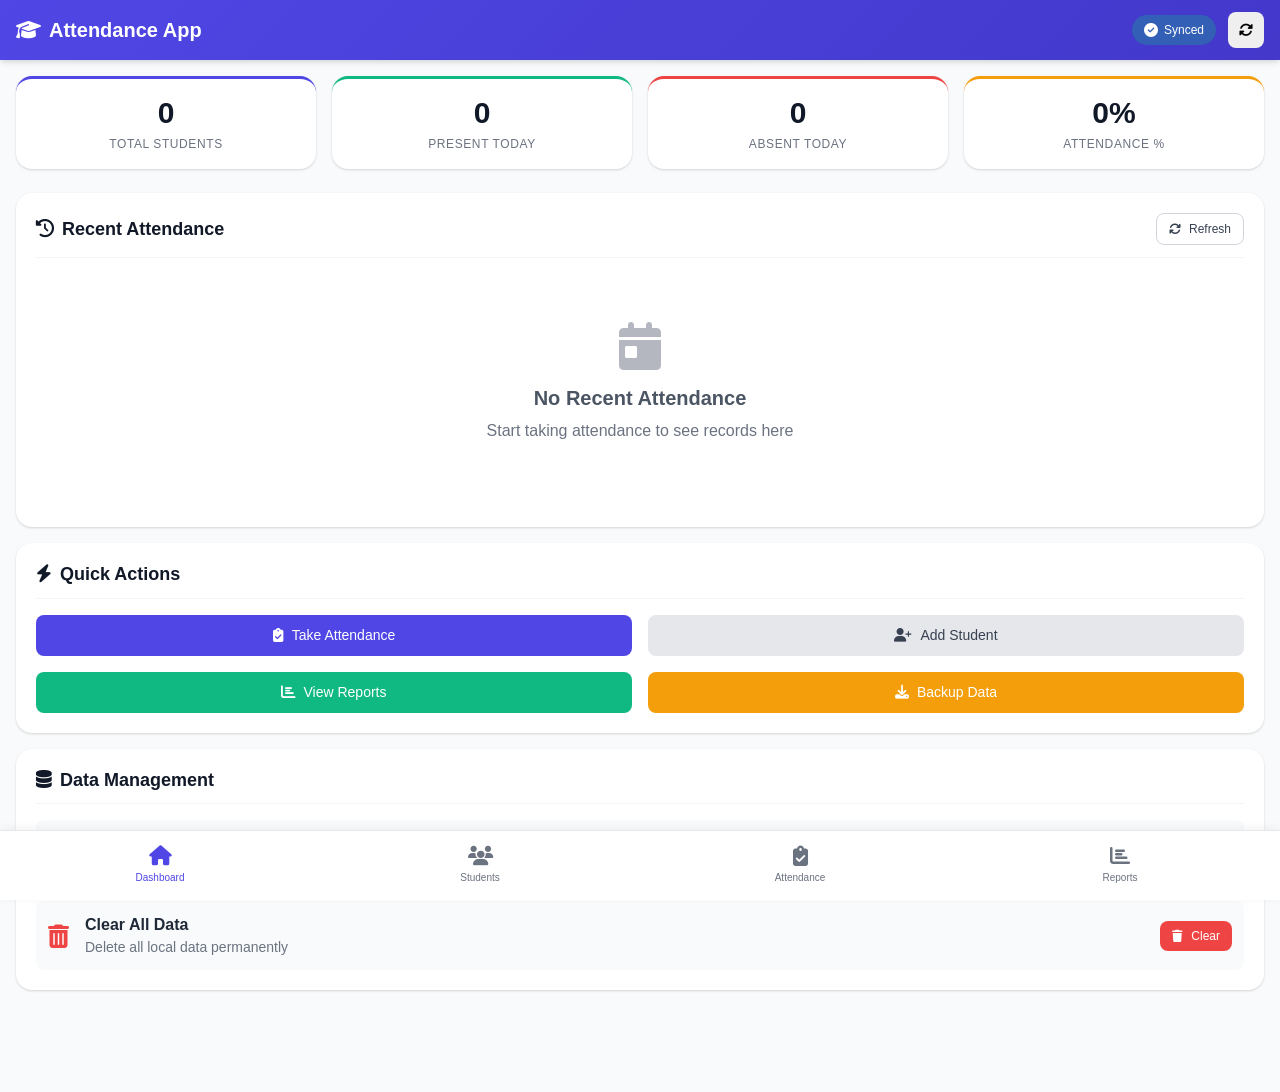
<file: index.html>
<!DOCTYPE html>
<html lang="en">
<head>
  <meta charset="UTF-8">
  <meta name="viewport" content="width=device-width, initial-scale=1.0, maximum-scale=1.0, user-scalable=no">
  <meta name="theme-color" content="#4f46e5">
  <meta name="apple-mobile-web-app-capable" content="yes">
  <meta name="apple-mobile-web-app-status-bar-style" content="black-translucent">
  <meta name="description" content="Student Attendance Management System - Track attendance offline and sync with Google Sheets">
  
  <title>Dashboard - Attendance App</title>
  
  <!-- PWA Manifest -->
  <link rel="manifest" href="manifest.json">
  
  <!-- Icons -->
  <link rel="apple-touch-icon" href="icons/icon-192x192.png">
  <link rel="icon" type="image/png" href="icons/icon-72x72.png">
  
  <!-- Font Awesome -->
  <link rel="stylesheet" href="https://cdnjs.cloudflare.com/ajax/libs/font-awesome/6.4.0/css/all.min.css">
  
  <!-- Styles -->
  <link rel="stylesheet" href="css/style.css">
</head>
<body data-page="dashboard">
  <!-- Header -->
  <header class="app-header">
    <h1>
      <i class="fas fa-graduation-cap"></i>
      Attendance App
    </h1>
    <div class="header-actions">
      <span id="sync-status" class="sync-status offline">
        <i class="fas fa-wifi-slash"></i> Offline
      </span>
      <button class="btn btn-icon" id="sync-btn" title="Sync Now">
        <i class="fas fa-sync-alt"></i>
      </button>
    </div>
  </header>

  <!-- Main Content -->
  <main class="main-content">
    <!-- Statistics Cards -->
    <div class="stats-grid">
      <div class="stat-card primary">
        <div class="stat-value" id="total-students">0</div>
        <div class="stat-label">Total Students</div>
      </div>
      <div class="stat-card success">
        <div class="stat-value" id="present-today">0</div>
        <div class="stat-label">Present Today</div>
      </div>
      <div class="stat-card danger">
        <div class="stat-value" id="absent-today">0</div>
        <div class="stat-label">Absent Today</div>
      </div>
      <div class="stat-card warning">
        <div class="stat-value" id="attendance-percentage">0%</div>
        <div class="stat-label">Attendance %</div>
      </div>
    </div>

    <!-- Recent Attendance -->
    <div class="card">
      <div class="card-header">
        <h2 class="card-title">
          <i class="fas fa-history"></i>
          Recent Attendance
        </h2>
        <button class="btn btn-sm btn-outline" id="refresh-btn">
          <i class="fas fa-refresh"></i> Refresh
        </button>
      </div>
      <div id="recent-attendance">
        <div class="empty-state">
          <i class="fas fa-spinner fa-spin"></i>
          <h3>Loading...</h3>
        </div>
      </div>
    </div>

    <!-- Quick Actions -->
    <div class="card">
      <div class="card-header">
        <h2 class="card-title">
          <i class="fas fa-bolt"></i>
          Quick Actions
        </h2>
      </div>
      <div style="display: grid; grid-template-columns: repeat(2, 1fr); gap: 1rem;">
        <a href="attendance.html" class="btn btn-primary">
          <i class="fas fa-clipboard-check"></i>
          Take Attendance
        </a>
        <a href="students.html" class="btn btn-secondary">
          <i class="fas fa-user-plus"></i>
          Add Student
        </a>
        <a href="reports.html" class="btn btn-success">
          <i class="fas fa-chart-bar"></i>
          View Reports
        </a>
        <button class="btn btn-warning" onclick="backupData()">
          <i class="fas fa-download"></i>
          Backup Data
        </button>
      </div>
    </div>

    <!-- Data Management -->
    <div class="card">
      <div class="card-header">
        <h2 class="card-title">
          <i class="fas fa-database"></i>
          Data Management
        </h2>
      </div>
      <div style="display: flex; flex-direction: column; gap: 0.75rem;">
        <div style="display: flex; align-items: center; gap: 1rem; padding: 0.75rem; background: var(--gray-50); border-radius: var(--radius);">
          <i class="fas fa-cloud-upload-alt" style="color: var(--primary-color); font-size: 1.5rem;"></i>
          <div style="flex: 1;">
            <div style="font-weight: 600;">Restore from Backup</div>
            <div style="font-size: 0.875rem; color: var(--gray-500);">Import previously saved data</div>
          </div>
          <label class="btn btn-outline btn-sm" style="cursor: pointer;">
            <input type="file" accept=".json" style="display: none;" onchange="restoreData(this.files[0])">
            <i class="fas fa-upload"></i> Restore
          </label>
        </div>
        
        <div style="display: flex; align-items: center; gap: 1rem; padding: 0.75rem; background: var(--gray-50); border-radius: var(--radius);">
          <i class="fas fa-trash-alt" style="color: var(--danger-color); font-size: 1.5rem;"></i>
          <div style="flex: 1;">
            <div style="font-weight: 600;">Clear All Data</div>
            <div style="font-size: 0.875rem; color: var(--gray-500);">Delete all local data permanently</div>
          </div>
          <button class="btn btn-danger btn-sm" onclick="clearAllData()">
            <i class="fas fa-trash"></i> Clear
          </button>
        </div>
      </div>
    </div>
  </main>

  <!-- Bottom Navigation -->
  <nav class="bottom-nav">
    <a href="index.html" class="nav-item active">
      <i class="fas fa-home"></i>
      <span>Dashboard</span>
    </a>
    <a href="students.html" class="nav-item">
      <i class="fas fa-users"></i>
      <span>Students</span>
    </a>
    <a href="attendance.html" class="nav-item">
      <i class="fas fa-clipboard-check"></i>
      <span>Attendance</span>
    </a>
    <a href="reports.html" class="nav-item">
      <i class="fas fa-chart-bar"></i>
      <span>Reports</span>
    </a>
  </nav>

  <!-- Scripts -->
  <script src="js/db.js"></script>
  <script src="js/api.js"></script>
  <script src="js/ui.js"></script>
  <script src="js/app.js"></script>
</body>
</html>
</file>
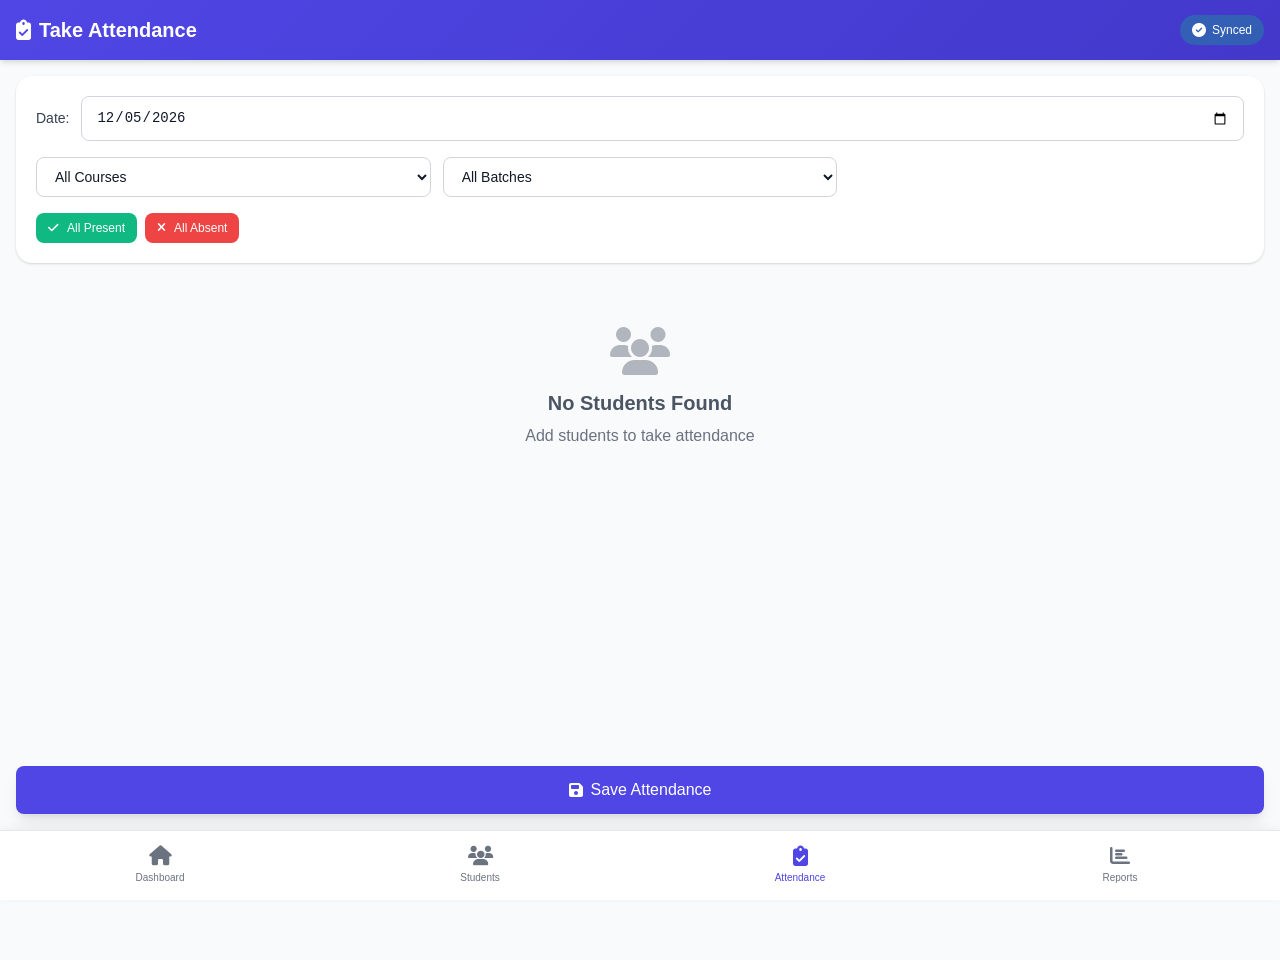
<file: attendance.html>
<!DOCTYPE html>
<html lang="en">
<head>
  <meta charset="UTF-8">
  <meta name="viewport" content="width=device-width, initial-scale=1.0, maximum-scale=1.0, user-scalable=no">
  <meta name="theme-color" content="#4f46e5">
  <meta name="apple-mobile-web-app-capable" content="yes">
  <meta name="apple-mobile-web-app-status-bar-style" content="black-translucent">
  <meta name="description" content="Take attendance - Student Attendance Management System">
  
  <title>Attendance - Attendance App</title>
  
  <!-- PWA Manifest -->
  <link rel="manifest" href="manifest.json">
  
  <!-- Icons -->
  <link rel="apple-touch-icon" href="icons/icon-192x192.png">
  <link rel="icon" type="image/png" href="icons/icon-72x72.png">
  
  <!-- Font Awesome -->
  <link rel="stylesheet" href="https://cdnjs.cloudflare.com/ajax/libs/font-awesome/6.4.0/css/all.min.css">
  
  <!-- Styles -->
  <link rel="stylesheet" href="css/style.css">
</head>
<body data-page="attendance">
  <!-- Header -->
  <header class="app-header">
    <h1>
      <i class="fas fa-clipboard-check"></i>
      Take Attendance
    </h1>
    <div class="header-actions">
      <span id="sync-status" class="sync-status offline">
        <i class="fas fa-wifi-slash"></i> Offline
      </span>
    </div>
  </header>

  <!-- Main Content -->
  <main class="main-content">
    <!-- Date & Filters -->
    <div class="card">
      <div class="date-picker-container">
        <label class="form-label" style="margin-bottom: 0;">Date:</label>
        <input type="date" class="form-input" id="attendance-date">
      </div>
      
      <div class="filter-row">
        <select class="form-select" id="attendance-course-filter">
          <option value="">All Courses</option>
        </select>
        <select class="form-select" id="attendance-batch-filter">
          <option value="">All Batches</option>
        </select>
      </div>
      
      <!-- Quick Actions -->
      <div style="display: flex; gap: 0.5rem; margin-top: 0.75rem;">
        <button class="btn btn-sm btn-success" id="mark-all-present">
          <i class="fas fa-check"></i> All Present
        </button>
        <button class="btn btn-sm btn-danger" id="mark-all-absent">
          <i class="fas fa-times"></i> All Absent
        </button>
      </div>
    </div>

    <!-- Attendance List -->
    <div id="attendance-list">
      <div class="empty-state">
        <i class="fas fa-spinner fa-spin"></i>
        <h3>Loading students...</h3>
      </div>
    </div>

    <!-- Save Button -->
    <div style="position: fixed; bottom: calc(var(--nav-height) + 1rem); left: 1rem; right: 1rem; z-index: 100;">
      <button class="btn btn-primary btn-lg w-100" id="save-attendance-btn" style="box-shadow: var(--shadow-lg);">
        <i class="fas fa-save"></i>
        Save Attendance
      </button>
    </div>
  </main>

  <!-- Bottom Navigation -->
  <nav class="bottom-nav">
    <a href="index.html" class="nav-item">
      <i class="fas fa-home"></i>
      <span>Dashboard</span>
    </a>
    <a href="students.html" class="nav-item">
      <i class="fas fa-users"></i>
      <span>Students</span>
    </a>
    <a href="attendance.html" class="nav-item active">
      <i class="fas fa-clipboard-check"></i>
      <span>Attendance</span>
    </a>
    <a href="reports.html" class="nav-item">
      <i class="fas fa-chart-bar"></i>
      <span>Reports</span>
    </a>
  </nav>

  <!-- Scripts -->
  <script src="js/db.js"></script>
  <script src="js/api.js"></script>
  <script src="js/ui.js"></script>
  <script src="js/app.js"></script>
</body>
</html>
</file>
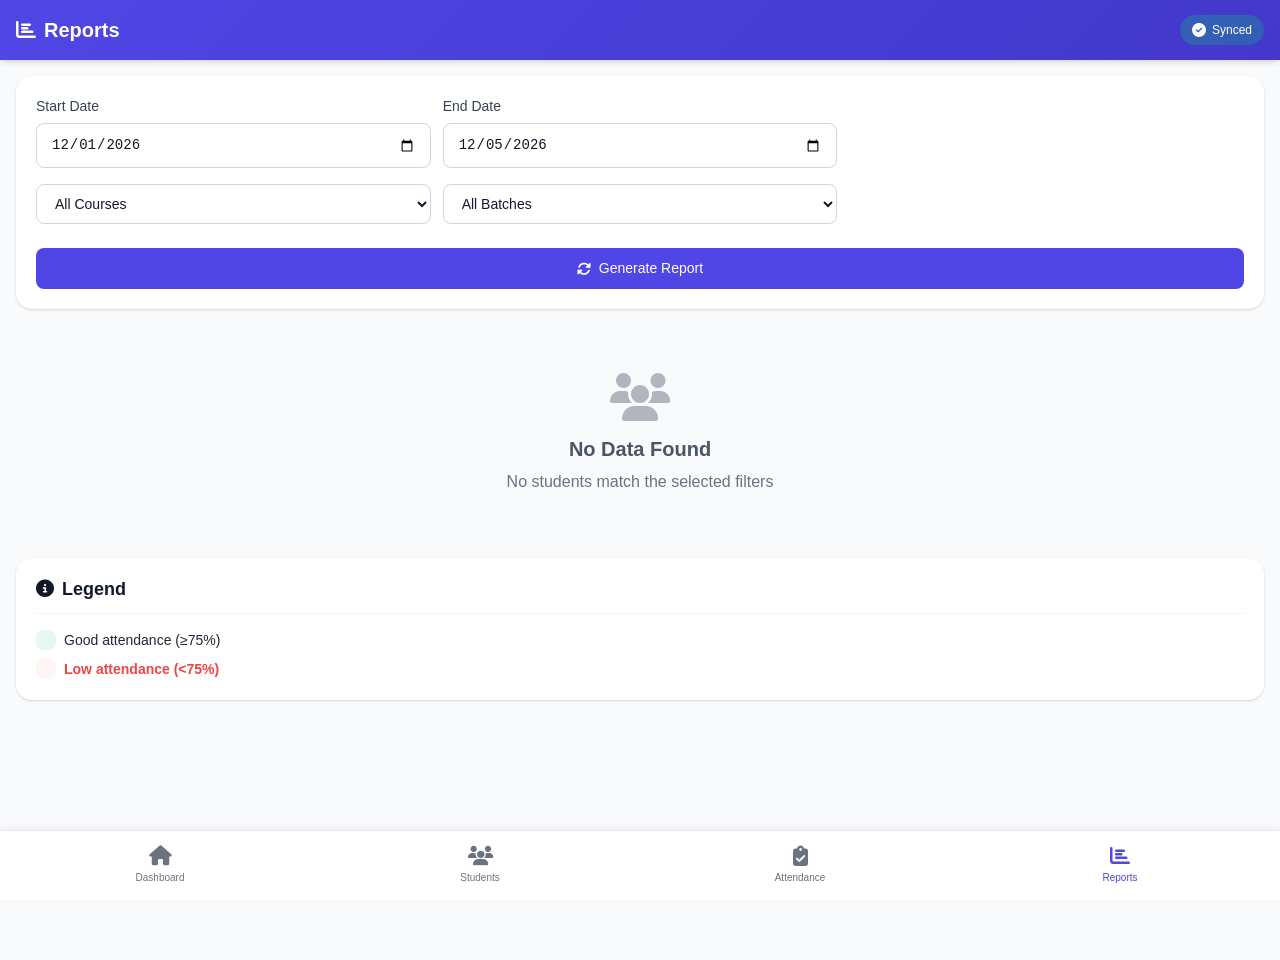
<file: reports.html>
<!DOCTYPE html>
<html lang="en">
<head>
  <meta charset="UTF-8">
  <meta name="viewport" content="width=device-width, initial-scale=1.0, maximum-scale=1.0, user-scalable=no">
  <meta name="theme-color" content="#4f46e5">
  <meta name="apple-mobile-web-app-capable" content="yes">
  <meta name="apple-mobile-web-app-status-bar-style" content="black-translucent">
  <meta name="description" content="View attendance reports - Student Attendance Management System">
  
  <title>Reports - Attendance App</title>
  
  <!-- PWA Manifest -->
  <link rel="manifest" href="manifest.json">
  
  <!-- Icons -->
  <link rel="apple-touch-icon" href="icons/icon-192x192.png">
  <link rel="icon" type="image/png" href="icons/icon-72x72.png">
  
  <!-- Font Awesome -->
  <link rel="stylesheet" href="https://cdnjs.cloudflare.com/ajax/libs/font-awesome/6.4.0/css/all.min.css">
  
  <!-- Styles -->
  <link rel="stylesheet" href="css/style.css">
</head>
<body data-page="reports">
  <!-- Header -->
  <header class="app-header">
    <h1>
      <i class="fas fa-chart-bar"></i>
      Reports
    </h1>
    <div class="header-actions">
      <span id="sync-status" class="sync-status offline">
        <i class="fas fa-wifi-slash"></i> Offline
      </span>
    </div>
  </header>

  <!-- Main Content -->
  <main class="main-content">
    <!-- Filters -->
    <div class="card">
      <div class="filter-row">
        <div>
          <label class="form-label">Start Date</label>
          <input type="date" class="form-input" id="report-start-date">
        </div>
        <div>
          <label class="form-label">End Date</label>
          <input type="date" class="form-input" id="report-end-date">
        </div>
      </div>
      
      <div class="filter-row" style="margin-top: 0.75rem;">
        <select class="form-select" id="report-course-filter">
          <option value="">All Courses</option>
        </select>
        <select class="form-select" id="report-batch-filter">
          <option value="">All Batches</option>
        </select>
      </div>
      
      <button class="btn btn-primary w-100 mt-1" id="generate-report-btn">
        <i class="fas fa-sync-alt"></i> Generate Report
      </button>
    </div>

    <!-- Report Container -->
    <div id="report-container">
      <div class="empty-state">
        <i class="fas fa-chart-pie"></i>
        <h3>Generate a Report</h3>
        <p>Select date range and filters to view attendance report</p>
      </div>
    </div>

    <!-- Export Buttons -->
    <div class="card" id="export-section" style="display: none;">
      <div class="card-header">
        <h2 class="card-title">
          <i class="fas fa-download"></i>
          Export Report
        </h2>
      </div>
      <div style="display: grid; grid-template-columns: repeat(2, 1fr); gap: 0.75rem;">
        <button class="btn btn-success" id="export-csv-btn">
          <i class="fas fa-file-csv"></i> Export CSV
        </button>
        <button class="btn btn-primary" id="export-json-btn">
          <i class="fas fa-file-code"></i> Export JSON
        </button>
      </div>
    </div>

    <!-- Legend -->
    <div class="card">
      <div class="card-header">
        <h2 class="card-title">
          <i class="fas fa-info-circle"></i>
          Legend
        </h2>
      </div>
      <div style="display: flex; flex-direction: column; gap: 0.5rem; font-size: 0.875rem;">
        <div style="display: flex; align-items: center; gap: 0.5rem;">
          <div style="width: 20px; height: 20px; background: rgba(16, 185, 129, 0.1); border-radius: var(--radius);"></div>
          <span>Good attendance (≥75%)</span>
        </div>
        <div style="display: flex; align-items: center; gap: 0.5rem;">
          <div style="width: 20px; height: 20px; background: rgba(239, 68, 68, 0.05); border-radius: var(--radius);"></div>
          <span style="color: var(--danger-color); font-weight: 600;">Low attendance (&lt;75%)</span>
        </div>
      </div>
    </div>
  </main>

  <!-- Bottom Navigation -->
  <nav class="bottom-nav">
    <a href="index.html" class="nav-item">
      <i class="fas fa-home"></i>
      <span>Dashboard</span>
    </a>
    <a href="students.html" class="nav-item">
      <i class="fas fa-users"></i>
      <span>Students</span>
    </a>
    <a href="attendance.html" class="nav-item">
      <i class="fas fa-clipboard-check"></i>
      <span>Attendance</span>
    </a>
    <a href="reports.html" class="nav-item active">
      <i class="fas fa-chart-bar"></i>
      <span>Reports</span>
    </a>
  </nav>

  <!-- Scripts -->
  <script src="js/db.js"></script>
  <script src="js/api.js"></script>
  <script src="js/ui.js"></script>
  <script src="js/app.js"></script>
  <script>
    // Show export section when report is generated
    const originalGenerateReport = generateReport;
    generateReport = async function() {
      await originalGenerateReport();
      const exportSection = document.getElementById('export-section');
      if (exportSection && window.currentReportData && window.currentReportData.length > 0) {
        exportSection.style.display = 'block';
      }
    };
  </script>
</body>
</html>
</file>
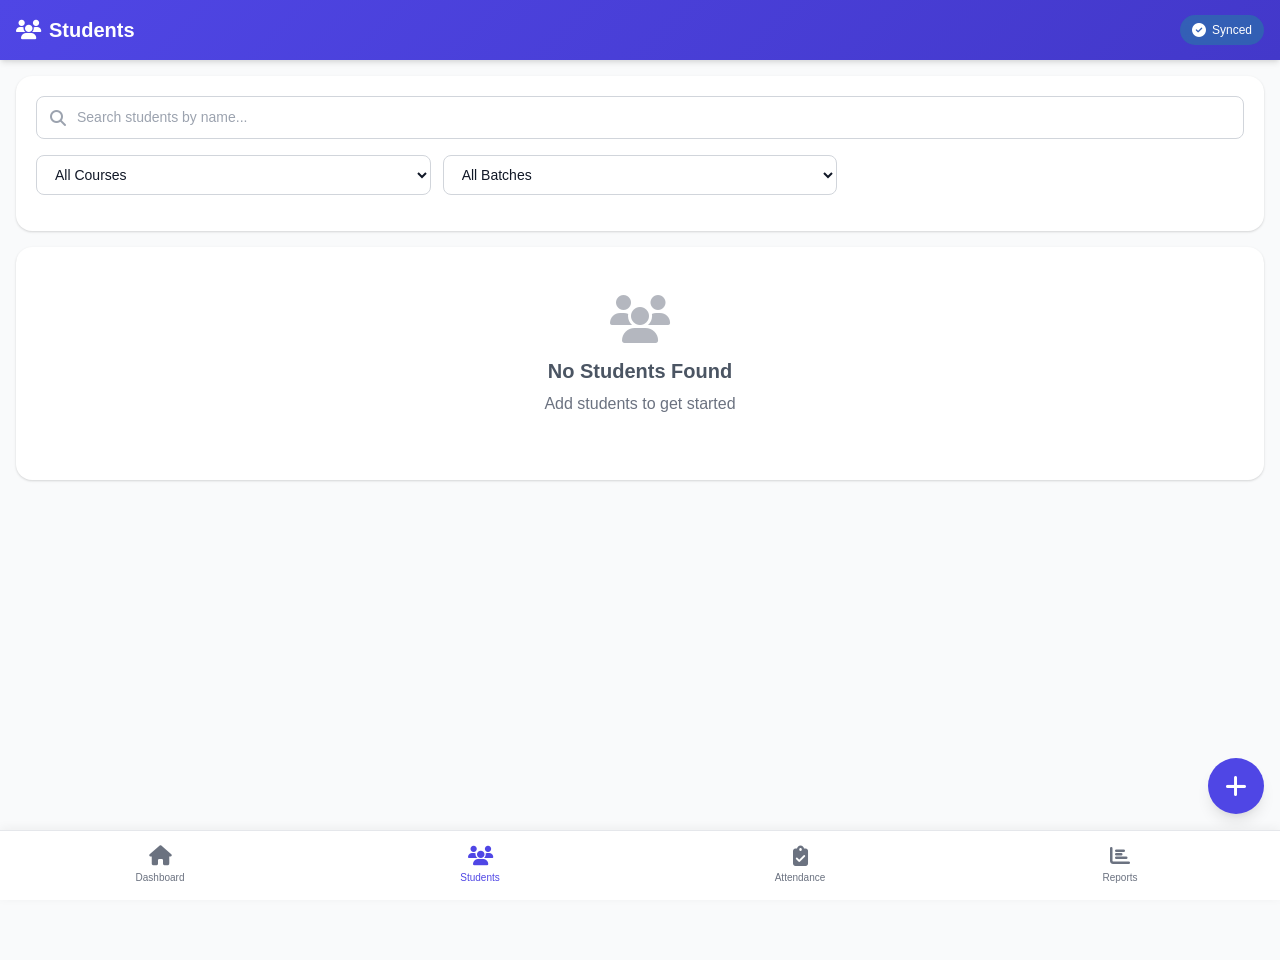
<file: students.html>
<!DOCTYPE html>
<html lang="en">
<head>
  <meta charset="UTF-8">
  <meta name="viewport" content="width=device-width, initial-scale=1.0, maximum-scale=1.0, user-scalable=no">
  <meta name="theme-color" content="#4f46e5">
  <meta name="apple-mobile-web-app-capable" content="yes">
  <meta name="apple-mobile-web-app-status-bar-style" content="black-translucent">
  <meta name="description" content="Manage students - Student Attendance Management System">
  
  <title>Students - Attendance App</title>
  
  <!-- PWA Manifest -->
  <link rel="manifest" href="manifest.json">
  
  <!-- Icons -->
  <link rel="apple-touch-icon" href="icons/icon-192x192.png">
  <link rel="icon" type="image/png" href="icons/icon-72x72.png">
  
  <!-- Font Awesome -->
  <link rel="stylesheet" href="https://cdnjs.cloudflare.com/ajax/libs/font-awesome/6.4.0/css/all.min.css">
  
  <!-- Styles -->
  <link rel="stylesheet" href="css/style.css">
</head>
<body data-page="students">
  <!-- Header -->
  <header class="app-header">
    <h1>
      <i class="fas fa-users"></i>
      Students
    </h1>
    <div class="header-actions">
      <span id="sync-status" class="sync-status offline">
        <i class="fas fa-wifi-slash"></i> Offline
      </span>
    </div>
  </header>

  <!-- Main Content -->
  <main class="main-content">
    <!-- Search & Filters -->
    <div class="card">
      <div class="search-box">
        <i class="fas fa-search"></i>
        <input type="text" class="form-input" id="search-input" placeholder="Search students by name...">
      </div>
      
      <div class="filter-row">
        <select class="form-select" id="course-filter">
          <option value="">All Courses</option>
        </select>
        <select class="form-select" id="batch-filter">
          <option value="">All Batches</option>
        </select>
      </div>
    </div>

    <!-- Students List -->
    <div class="list-container" id="students-list">
      <div class="empty-state">
        <i class="fas fa-spinner fa-spin"></i>
        <h3>Loading students...</h3>
      </div>
    </div>
  </main>

  <!-- Floating Action Button -->
  <button class="btn btn-fab" id="add-student-btn" title="Add Student">
    <i class="fas fa-plus"></i>
  </button>

  <!-- Bottom Navigation -->
  <nav class="bottom-nav">
    <a href="index.html" class="nav-item">
      <i class="fas fa-home"></i>
      <span>Dashboard</span>
    </a>
    <a href="students.html" class="nav-item active">
      <i class="fas fa-users"></i>
      <span>Students</span>
    </a>
    <a href="attendance.html" class="nav-item">
      <i class="fas fa-clipboard-check"></i>
      <span>Attendance</span>
    </a>
    <a href="reports.html" class="nav-item">
      <i class="fas fa-chart-bar"></i>
      <span>Reports</span>
    </a>
  </nav>

  <!-- Scripts -->
  <script src="js/db.js"></script>
  <script src="js/api.js"></script>
  <script src="js/ui.js"></script>
  <script src="js/app.js"></script>
</body>
</html>
</file>
<file: css/style.css>
/**
 * Student Attendance Management System - Styles
 * Modern, responsive design with mobile-first approach
 */

/* CSS Variables */
:root {
  --primary-color: #4f46e5;
  --primary-dark: #4338ca;
  --primary-light: #818cf8;
  --secondary-color: #06b6d4;
  --success-color: #10b981;
  --warning-color: #f59e0b;
  --danger-color: #ef4444;
  --info-color: #3b82f6;
  
  --gray-50: #f9fafb;
  --gray-100: #f3f4f6;
  --gray-200: #e5e7eb;
  --gray-300: #d1d5db;
  --gray-400: #9ca3af;
  --gray-500: #6b7280;
  --gray-600: #4b5563;
  --gray-700: #374151;
  --gray-800: #1f2937;
  --gray-900: #111827;
  
  --white: #ffffff;
  --black: #000000;
  
  --shadow-sm: 0 1px 2px 0 rgba(0, 0, 0, 0.05);
  --shadow: 0 1px 3px 0 rgba(0, 0, 0, 0.1), 0 1px 2px 0 rgba(0, 0, 0, 0.06);
  --shadow-md: 0 4px 6px -1px rgba(0, 0, 0, 0.1), 0 2px 4px -1px rgba(0, 0, 0, 0.06);
  --shadow-lg: 0 10px 15px -3px rgba(0, 0, 0, 0.1), 0 4px 6px -2px rgba(0, 0, 0, 0.05);
  --shadow-xl: 0 20px 25px -5px rgba(0, 0, 0, 0.1), 0 10px 10px -5px rgba(0, 0, 0, 0.04);
  
  --radius-sm: 0.375rem;
  --radius: 0.5rem;
  --radius-md: 0.75rem;
  --radius-lg: 1rem;
  --radius-xl: 1.5rem;
  --radius-full: 9999px;
  
  --font-sans: -apple-system, BlinkMacSystemFont, 'Segoe UI', Roboto, 'Helvetica Neue', Arial, sans-serif;
  
  --transition: all 0.2s ease-in-out;
  
  --header-height: 60px;
  --nav-height: 70px;
}

/* Reset & Base */
*, *::before, *::after {
  box-sizing: border-box;
  margin: 0;
  padding: 0;
}

html {
  font-size: 16px;
  -webkit-text-size-adjust: 100%;
  -webkit-tap-highlight-color: transparent;
}

body {
  font-family: var(--font-sans);
  font-size: 1rem;
  line-height: 1.5;
  color: var(--gray-800);
  background-color: var(--gray-50);
  min-height: 100vh;
  padding-bottom: var(--nav-height);
}

/* Typography */
h1, h2, h3, h4, h5, h6 {
  font-weight: 600;
  line-height: 1.25;
  color: var(--gray-900);
}

h1 { font-size: 1.875rem; }
h2 { font-size: 1.5rem; }
h3 { font-size: 1.25rem; }
h4 { font-size: 1.125rem; }

p {
  margin-bottom: 1rem;
}

a {
  color: var(--primary-color);
  text-decoration: none;
  transition: var(--transition);
}

a:hover {
  color: var(--primary-dark);
}

/* Header */
.app-header {
  position: fixed;
  top: 0;
  left: 0;
  right: 0;
  height: var(--header-height);
  background: linear-gradient(135deg, var(--primary-color) 0%, var(--primary-dark) 100%);
  color: var(--white);
  display: flex;
  align-items: center;
  justify-content: space-between;
  padding: 0 1rem;
  z-index: 1000;
  box-shadow: var(--shadow-md);
}

.app-header h1 {
  font-size: 1.25rem;
  color: var(--white);
  display: flex;
  align-items: center;
  gap: 0.5rem;
}

.app-header .header-actions {
  display: flex;
  align-items: center;
  gap: 0.75rem;
}

.sync-status {
  display: flex;
  align-items: center;
  gap: 0.375rem;
  font-size: 0.75rem;
  padding: 0.375rem 0.75rem;
  border-radius: var(--radius-full);
  background: rgba(255, 255, 255, 0.2);
  backdrop-filter: blur(4px);
}

.sync-status.synced {
  background: rgba(16, 185, 129, 0.3);
}

.sync-status.pending {
  background: rgba(245, 158, 11, 0.3);
}

.sync-status.offline {
  background: rgba(239, 68, 68, 0.3);
}

.sync-status i {
  font-size: 0.875rem;
}

/* Main Content */
.main-content {
  margin-top: var(--header-height);
  padding: 1rem;
  min-height: calc(100vh - var(--header-height) - var(--nav-height));
}

/* Cards */
.card {
  background: var(--white);
  border-radius: var(--radius-lg);
  box-shadow: var(--shadow);
  padding: 1.25rem;
  margin-bottom: 1rem;
}

.card-header {
  display: flex;
  align-items: center;
  justify-content: space-between;
  margin-bottom: 1rem;
  padding-bottom: 0.75rem;
  border-bottom: 1px solid var(--gray-100);
}

.card-title {
  font-size: 1.125rem;
  font-weight: 600;
  color: var(--gray-900);
  display: flex;
  align-items: center;
  gap: 0.5rem;
}

/* Stats Grid */
.stats-grid {
  display: grid;
  grid-template-columns: repeat(2, 1fr);
  gap: 1rem;
  margin-bottom: 1.5rem;
}

@media (min-width: 640px) {
  .stats-grid {
    grid-template-columns: repeat(4, 1fr);
  }
}

.stat-card {
  background: var(--white);
  border-radius: var(--radius-lg);
  padding: 1rem;
  box-shadow: var(--shadow);
  text-align: center;
  transition: var(--transition);
}

.stat-card:hover {
  transform: translateY(-2px);
  box-shadow: var(--shadow-md);
}

.stat-card.primary {
  border-top: 3px solid var(--primary-color);
}

.stat-card.success {
  border-top: 3px solid var(--success-color);
}

.stat-card.warning {
  border-top: 3px solid var(--warning-color);
}

.stat-card.danger {
  border-top: 3px solid var(--danger-color);
}

.stat-value {
  font-size: 1.875rem;
  font-weight: 700;
  color: var(--gray-900);
  line-height: 1.2;
}

.stat-label {
  font-size: 0.75rem;
  color: var(--gray-500);
  text-transform: uppercase;
  letter-spacing: 0.05em;
  margin-top: 0.25rem;
}

/* Buttons */
.btn {
  display: inline-flex;
  align-items: center;
  justify-content: center;
  gap: 0.5rem;
  padding: 0.625rem 1rem;
  font-size: 0.875rem;
  font-weight: 500;
  line-height: 1.5;
  border-radius: var(--radius);
  border: none;
  cursor: pointer;
  transition: var(--transition);
  white-space: nowrap;
}

.btn:disabled {
  opacity: 0.6;
  cursor: not-allowed;
}

.btn-primary {
  background: var(--primary-color);
  color: var(--white);
}

.btn-primary:hover:not(:disabled) {
  background: var(--primary-dark);
}

.btn-secondary {
  background: var(--gray-200);
  color: var(--gray-700);
}

.btn-secondary:hover:not(:disabled) {
  background: var(--gray-300);
}

.btn-success {
  background: var(--success-color);
  color: var(--white);
}

.btn-success:hover:not(:disabled) {
  background: #059669;
}

.btn-danger {
  background: var(--danger-color);
  color: var(--white);
}

.btn-danger:hover:not(:disabled) {
  background: #dc2626;
}

.btn-warning {
  background: var(--warning-color);
  color: var(--white);
}

.btn-outline {
  background: transparent;
  border: 1px solid var(--gray-300);
  color: var(--gray-700);
}

.btn-outline:hover:not(:disabled) {
  background: var(--gray-100);
}

.btn-sm {
  padding: 0.375rem 0.75rem;
  font-size: 0.75rem;
}

.btn-lg {
  padding: 0.75rem 1.5rem;
  font-size: 1rem;
}

.btn-icon {
  width: 2.25rem;
  height: 2.25rem;
  padding: 0;
  border-radius: var(--radius);
}

.btn-fab {
  position: fixed;
  bottom: calc(var(--nav-height) + 1rem);
  right: 1rem;
  width: 3.5rem;
  height: 3.5rem;
  border-radius: var(--radius-full);
  background: var(--primary-color);
  color: var(--white);
  box-shadow: var(--shadow-lg);
  font-size: 1.5rem;
  z-index: 100;
}

.btn-fab:hover {
  background: var(--primary-dark);
  transform: scale(1.05);
}

/* Forms */
.form-group {
  margin-bottom: 1rem;
}

.form-label {
  display: block;
  font-size: 0.875rem;
  font-weight: 500;
  color: var(--gray-700);
  margin-bottom: 0.375rem;
}

.form-input,
.form-select {
  width: 100%;
  padding: 0.625rem 0.875rem;
  font-size: 0.875rem;
  line-height: 1.5;
  color: var(--gray-900);
  background: var(--white);
  border: 1px solid var(--gray-300);
  border-radius: var(--radius);
  transition: var(--transition);
}

.form-input:focus,
.form-select:focus {
  outline: none;
  border-color: var(--primary-color);
  box-shadow: 0 0 0 3px rgba(79, 70, 229, 0.1);
}

.form-input::placeholder {
  color: var(--gray-400);
}

.form-input:disabled {
  background: var(--gray-100);
  cursor: not-allowed;
}

/* Search Box */
.search-box {
  position: relative;
  margin-bottom: 1rem;
}

.search-box input {
  padding-left: 2.5rem;
}

.search-box i {
  position: absolute;
  left: 0.875rem;
  top: 50%;
  transform: translateY(-50%);
  color: var(--gray-400);
}

/* Filter Row */
.filter-row {
  display: grid;
  grid-template-columns: 1fr;
  gap: 0.75rem;
  margin-bottom: 1rem;
}

@media (min-width: 640px) {
  .filter-row {
    grid-template-columns: repeat(3, 1fr);
  }
}

/* Lists */
.list-container {
  background: var(--white);
  border-radius: var(--radius-lg);
  box-shadow: var(--shadow);
  overflow: hidden;
}

.list-item {
  display: flex;
  align-items: center;
  justify-content: space-between;
  padding: 1rem;
  border-bottom: 1px solid var(--gray-100);
  transition: var(--transition);
}

.list-item:last-child {
  border-bottom: none;
}

.list-item:hover {
  background: var(--gray-50);
}

.list-item-content {
  flex: 1;
  min-width: 0;
}

.list-item-title {
  font-weight: 600;
  color: var(--gray-900);
  margin-bottom: 0.25rem;
  white-space: nowrap;
  overflow: hidden;
  text-overflow: ellipsis;
}

.list-item-subtitle {
  font-size: 0.875rem;
  color: var(--gray-500);
}

.list-item-actions {
  display: flex;
  align-items: center;
  gap: 0.5rem;
}

/* Empty State */
.empty-state {
  text-align: center;
  padding: 3rem 1rem;
  color: var(--gray-500);
}

.empty-state i {
  font-size: 3rem;
  margin-bottom: 1rem;
  opacity: 0.5;
}

.empty-state h3 {
  color: var(--gray-600);
  margin-bottom: 0.5rem;
}

/* Toggle Switch */
.toggle-switch {
  position: relative;
  display: inline-block;
  width: 3.5rem;
  height: 2rem;
}

.toggle-switch input {
  opacity: 0;
  width: 0;
  height: 0;
}

.toggle-slider {
  position: absolute;
  cursor: pointer;
  top: 0;
  left: 0;
  right: 0;
  bottom: 0;
  background-color: var(--danger-color);
  transition: var(--transition);
  border-radius: var(--radius-full);
}

.toggle-slider:before {
  position: absolute;
  content: "";
  height: 1.5rem;
  width: 1.5rem;
  left: 0.25rem;
  bottom: 0.25rem;
  background-color: var(--white);
  transition: var(--transition);
  border-radius: 50%;
}

.toggle-switch input:checked + .toggle-slider {
  background-color: var(--success-color);
}

.toggle-switch input:checked + .toggle-slider:before {
  transform: translateX(1.5rem);
}

.toggle-label {
  margin-left: 0.5rem;
  font-size: 0.875rem;
  font-weight: 500;
}

/* Attendance Item */
.attendance-item {
  display: flex;
  align-items: center;
  justify-content: space-between;
  padding: 1rem;
  background: var(--white);
  border-radius: var(--radius);
  margin-bottom: 0.75rem;
  box-shadow: var(--shadow-sm);
}

.attendance-item.present {
  border-left: 4px solid var(--success-color);
}

.attendance-item.absent {
  border-left: 4px solid var(--danger-color);
}

.attendance-info {
  flex: 1;
}

.attendance-name {
  font-weight: 600;
  color: var(--gray-900);
  margin-bottom: 0.25rem;
}

.attendance-meta {
  font-size: 0.75rem;
  color: var(--gray-500);
}

.attendance-status {
  display: flex;
  align-items: center;
  gap: 0.75rem;
}

.status-badge {
  display: inline-flex;
  align-items: center;
  gap: 0.25rem;
  padding: 0.25rem 0.75rem;
  font-size: 0.75rem;
  font-weight: 600;
  border-radius: var(--radius-full);
  text-transform: uppercase;
}

.status-badge.present {
  background: rgba(16, 185, 129, 0.1);
  color: var(--success-color);
}

.status-badge.absent {
  background: rgba(239, 68, 68, 0.1);
  color: var(--danger-color);
}

/* Date Picker */
.date-picker-container {
  display: flex;
  align-items: center;
  gap: 0.75rem;
  margin-bottom: 1rem;
  flex-wrap: wrap;
}

.date-picker-container input[type="date"] {
  flex: 1;
  min-width: 150px;
}

/* Tables */
.table-container {
  overflow-x: auto;
  margin-bottom: 1rem;
}

.data-table {
  width: 100%;
  border-collapse: collapse;
  font-size: 0.875rem;
}

.data-table th,
.data-table td {
  padding: 0.75rem 1rem;
  text-align: left;
  border-bottom: 1px solid var(--gray-200);
}

.data-table th {
  font-weight: 600;
  color: var(--gray-700);
  background: var(--gray-50);
  text-transform: uppercase;
  font-size: 0.75rem;
  letter-spacing: 0.05em;
}

.data-table tbody tr:hover {
  background: var(--gray-50);
}

.data-table .low-attendance {
  background: rgba(239, 68, 68, 0.05);
}

.data-table .low-attendance td {
  color: var(--danger-color);
  font-weight: 600;
}

/* Modal */
.modal-overlay {
  position: fixed;
  top: 0;
  left: 0;
  right: 0;
  bottom: 0;
  background: rgba(0, 0, 0, 0.5);
  display: flex;
  align-items: center;
  justify-content: center;
  z-index: 2000;
  padding: 1rem;
  opacity: 0;
  visibility: hidden;
  transition: var(--transition);
}

.modal-overlay.active {
  opacity: 1;
  visibility: visible;
}

.modal {
  background: var(--white);
  border-radius: var(--radius-lg);
  width: 100%;
  max-width: 500px;
  max-height: 90vh;
  overflow: hidden;
  transform: scale(0.9);
  transition: var(--transition);
}

.modal-overlay.active .modal {
  transform: scale(1);
}

.modal-header {
  display: flex;
  align-items: center;
  justify-content: space-between;
  padding: 1rem 1.25rem;
  border-bottom: 1px solid var(--gray-200);
}

.modal-title {
  font-size: 1.125rem;
  font-weight: 600;
}

.modal-close {
  background: none;
  border: none;
  font-size: 1.5rem;
  color: var(--gray-400);
  cursor: pointer;
  padding: 0;
  width: 2rem;
  height: 2rem;
  display: flex;
  align-items: center;
  justify-content: center;
  border-radius: var(--radius);
}

.modal-close:hover {
  background: var(--gray-100);
  color: var(--gray-600);
}

.modal-body {
  padding: 1.25rem;
  overflow-y: auto;
  max-height: calc(90vh - 130px);
}

.modal-footer {
  display: flex;
  align-items: center;
  justify-content: flex-end;
  gap: 0.75rem;
  padding: 1rem 1.25rem;
  border-top: 1px solid var(--gray-200);
  background: var(--gray-50);
}

/* Toast Notifications */
.toast-container {
  position: fixed;
  top: calc(var(--header-height) + 0.5rem);
  right: 0.5rem;
  left: 0.5rem;
  z-index: 3000;
  display: flex;
  flex-direction: column;
  gap: 0.5rem;
  pointer-events: none;
}

@media (min-width: 640px) {
  .toast-container {
    left: auto;
    width: 400px;
  }
}

.toast {
  background: var(--white);
  border-radius: var(--radius);
  padding: 1rem;
  box-shadow: var(--shadow-lg);
  display: flex;
  align-items: flex-start;
  gap: 0.75rem;
  pointer-events: auto;
  animation: slideIn 0.3s ease-out;
}

@keyframes slideIn {
  from {
    transform: translateX(100%);
    opacity: 0;
  }
  to {
    transform: translateX(0);
    opacity: 1;
  }
}

.toast.success {
  border-left: 4px solid var(--success-color);
}

.toast.error {
  border-left: 4px solid var(--danger-color);
}

.toast.warning {
  border-left: 4px solid var(--warning-color);
}

.toast.info {
  border-left: 4px solid var(--info-color);
}

.toast-icon {
  font-size: 1.25rem;
  flex-shrink: 0;
}

.toast.success .toast-icon {
  color: var(--success-color);
}

.toast.error .toast-icon {
  color: var(--danger-color);
}

.toast.warning .toast-icon {
  color: var(--warning-color);
}

.toast.info .toast-icon {
  color: var(--info-color);
}

.toast-content {
  flex: 1;
}

.toast-title {
  font-weight: 600;
  margin-bottom: 0.25rem;
}

.toast-message {
  font-size: 0.875rem;
  color: var(--gray-600);
}

.toast-close {
  background: none;
  border: none;
  color: var(--gray-400);
  cursor: pointer;
  padding: 0;
  font-size: 1rem;
}

/* Bottom Navigation */
.bottom-nav {
  position: fixed;
  bottom: 0;
  left: 0;
  right: 0;
  height: var(--nav-height);
  background: var(--white);
  border-top: 1px solid var(--gray-200);
  display: flex;
  justify-content: space-around;
  align-items: center;
  z-index: 1000;
  box-shadow: 0 -2px 10px rgba(0, 0, 0, 0.05);
}

.nav-item {
  display: flex;
  flex-direction: column;
  align-items: center;
  justify-content: center;
  gap: 0.25rem;
  padding: 0.5rem;
  color: var(--gray-500);
  text-decoration: none;
  font-size: 0.625rem;
  font-weight: 500;
  flex: 1;
  transition: var(--transition);
}

.nav-item i {
  font-size: 1.25rem;
}

.nav-item.active,
.nav-item:hover {
  color: var(--primary-color);
}

/* Progress Bar */
.progress-bar {
  width: 100%;
  height: 0.5rem;
  background: var(--gray-200);
  border-radius: var(--radius-full);
  overflow: hidden;
}

.progress-bar-fill {
  height: 100%;
  background: var(--primary-color);
  border-radius: var(--radius-full);
  transition: width 0.3s ease;
}

.progress-bar-fill.success {
  background: var(--success-color);
}

.progress-bar-fill.warning {
  background: var(--warning-color);
}

.progress-bar-fill.danger {
  background: var(--danger-color);
}

/* Loading Spinner */
.spinner {
  display: inline-block;
  width: 1.5rem;
  height: 1.5rem;
  border: 2px solid var(--gray-200);
  border-top-color: var(--primary-color);
  border-radius: 50%;
  animation: spin 0.8s linear infinite;
}

@keyframes spin {
  to {
    transform: rotate(360deg);
  }
}

.spinner-overlay {
  position: fixed;
  top: 0;
  left: 0;
  right: 0;
  bottom: 0;
  background: rgba(255, 255, 255, 0.8);
  display: flex;
  align-items: center;
  justify-content: center;
  z-index: 2500;
}

/* Badge */
.badge {
  display: inline-flex;
  align-items: center;
  padding: 0.125rem 0.5rem;
  font-size: 0.75rem;
  font-weight: 600;
  border-radius: var(--radius-full);
}

.badge-primary {
  background: rgba(79, 70, 229, 0.1);
  color: var(--primary-color);
}

.badge-success {
  background: rgba(16, 185, 129, 0.1);
  color: var(--success-color);
}

/* Utilities */
.text-center { text-align: center; }
.text-right { text-align: right; }
.text-left { text-align: left; }

.d-flex { display: flex; }
.align-center { align-items: center; }
.justify-between { justify-content: space-between; }
.gap-1 { gap: 0.5rem; }
.gap-2 { gap: 1rem; }

.mt-1 { margin-top: 0.5rem; }
.mt-2 { margin-top: 1rem; }
.mb-1 { margin-bottom: 0.5rem; }
.mb-2 { margin-bottom: 1rem; }

.w-100 { width: 100%; }

.hidden { display: none !important; }

/* Animations */
@keyframes fadeIn {
  from { opacity: 0; }
  to { opacity: 1; }
}

.fade-in {
  animation: fadeIn 0.3s ease-out;
}

/* Print Styles */
@media print {
  .app-header,
  .bottom-nav,
  .btn-fab {
    display: none !important;
  }
  
  .main-content {
    margin-top: 0;
    padding-bottom: 0;
  }
  
  .card {
    box-shadow: none;
    border: 1px solid var(--gray-300);
  }
}

/* Scrollbar */
::-webkit-scrollbar {
  width: 6px;
  height: 6px;
}

::-webkit-scrollbar-track {
  background: var(--gray-100);
}

::-webkit-scrollbar-thumb {
  background: var(--gray-400);
  border-radius: 3px;
}

::-webkit-scrollbar-thumb:hover {
  background: var(--gray-500);
}

/* Selection */
::selection {
  background: var(--primary-light);
  color: var(--white);
}
</file>
